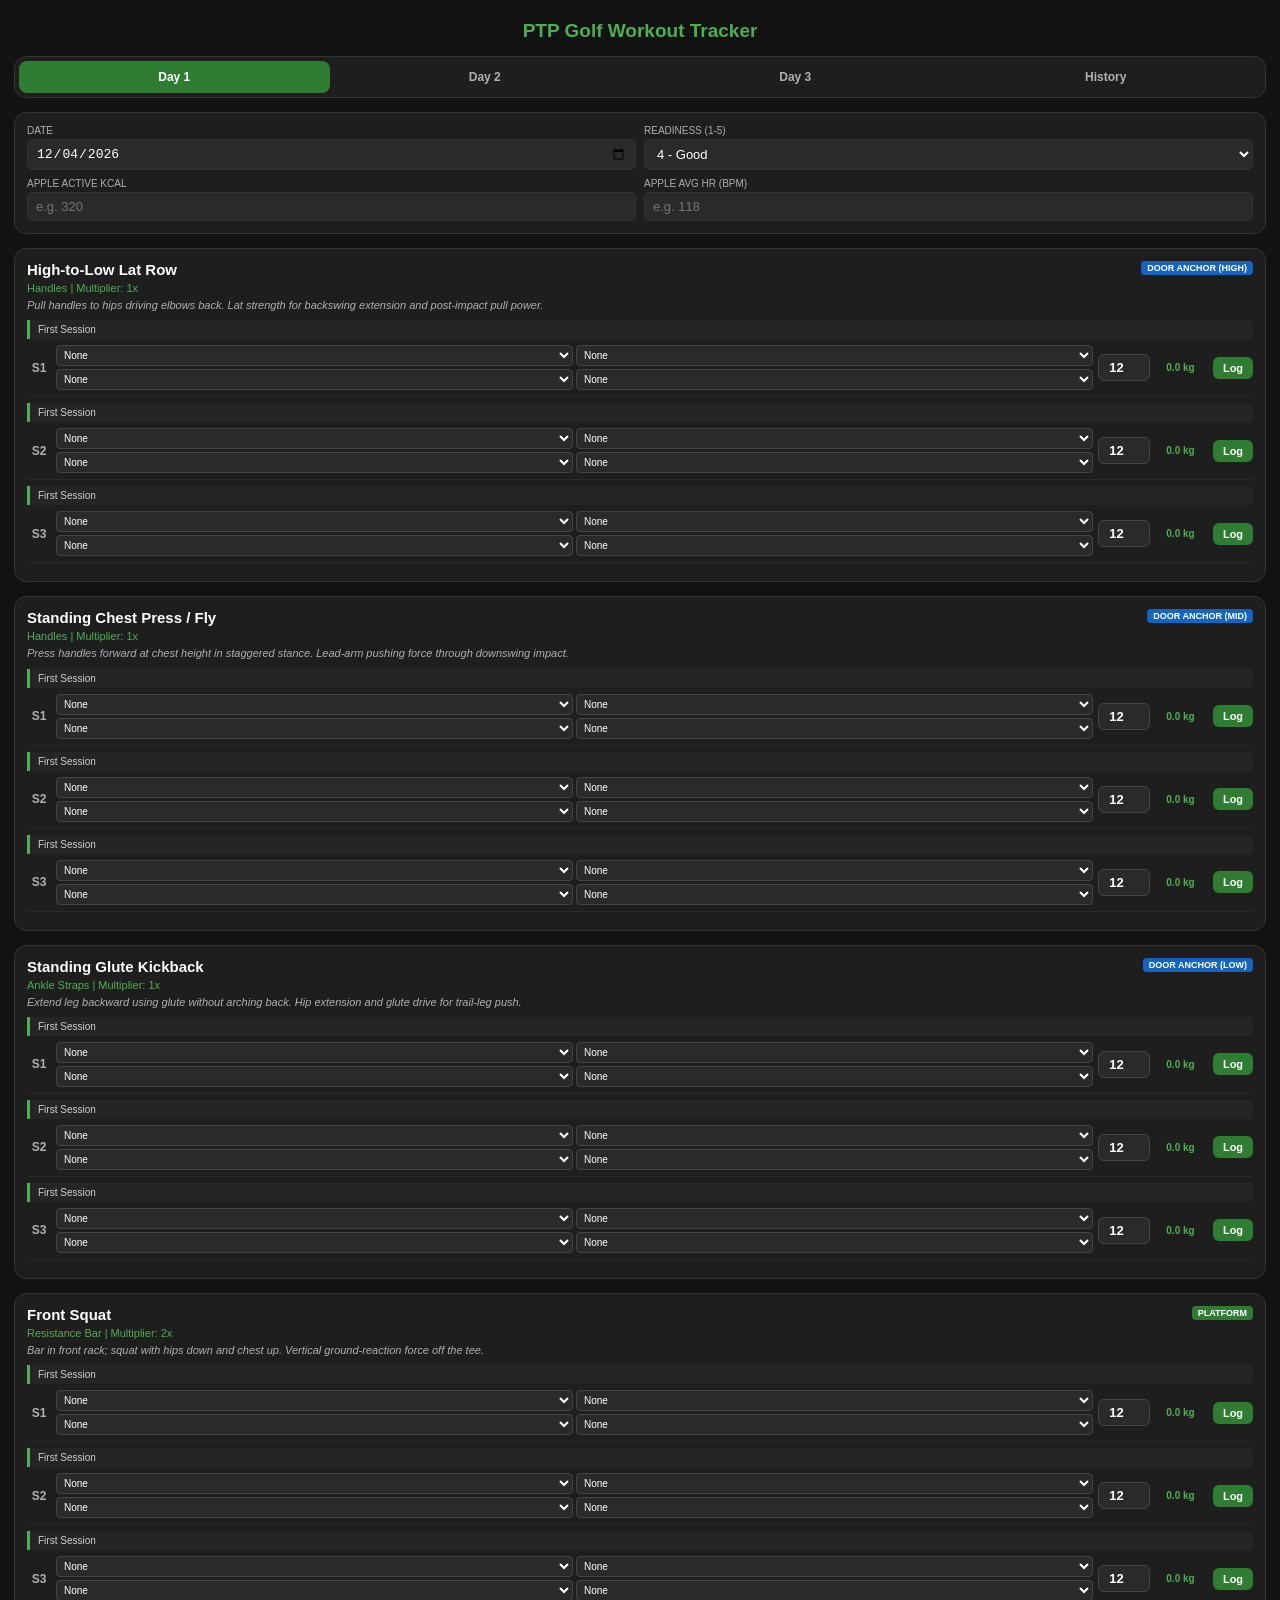
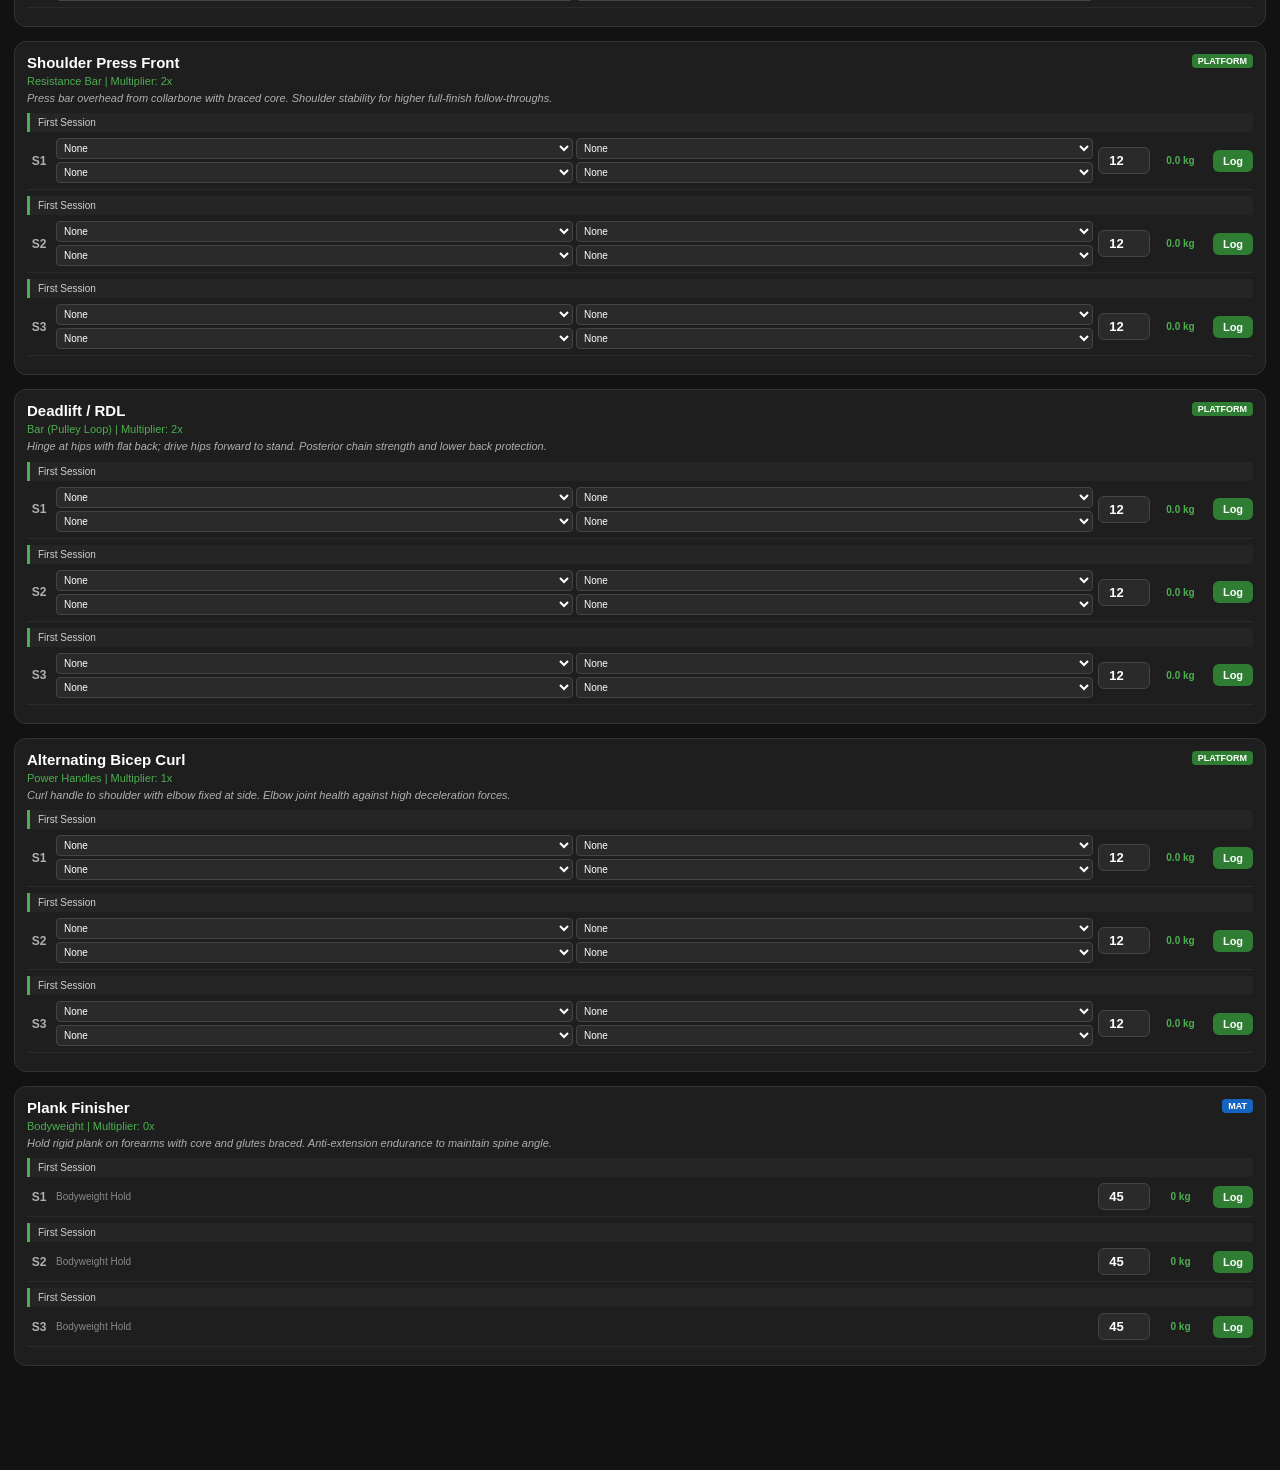
<file: 2026 09 16 Online Exercise Tracker V2.html>
<!DOCTYPE html>
<html lang="en">
<head>
<meta charset="UTF-8">
<meta name="viewport" content="width=device-width, initial-scale=1.0, user-scalable=no">
<meta name="apple-mobile-web-app-capable" content="yes">
<meta name="apple-mobile-web-app-status-bar-style" content="black-translucent">
<meta name="apple-mobile-web-app-title" content="PTP Golf Workout">
<title>PTP Golf Workout Tracker</title>
<style>
  :root {
    --bg-color: #121212;
    --card-bg: #1e1e1e;
    --accent: #2e7d32;
    --accent-light: #4caf50;
    --text-main: #ffffff;
    --text-sub: #b0b0b0;
    --border: #333333;
  }

  body {
    font-family: -apple-system, BlinkMacSystemFont, "Segoe UI", Roboto, Helvetica, Arial, sans-serif;
    background-color: var(--bg-color);
    color: var(--text-main);
    margin: 0;
    padding: 14px;
    padding-bottom: 90px;
    -webkit-tap-highlight-color: transparent;
  }

  h1 {
    font-size: 19px;
    text-align: center;
    color: var(--accent-light);
    margin-top: 6px;
    margin-bottom: 14px;
  }

  .nav-tabs {
    display: flex;
    justify-content: space-between;
    background: var(--card-bg);
    padding: 4px;
    border-radius: 12px;
    margin-bottom: 14px;
    border: 1px solid var(--border);
  }

  .nav-btn {
    flex: 1;
    padding: 9px 2px;
    border: none;
    background: transparent;
    color: var(--text-sub);
    font-weight: 600;
    font-size: 12px;
    border-radius: 8px;
  }

  .nav-btn.active {
    background: var(--accent);
    color: white;
  }

  .session-meta {
    background: var(--card-bg);
    padding: 12px;
    border-radius: 12px;
    margin-bottom: 14px;
    border: 1px solid var(--border);
    display: grid;
    grid-template-columns: 1fr 1fr;
    gap: 8px;
  }

  .input-group {
    display: flex;
    flex-direction: column;
  }

  .input-group label {
    font-size: 10px;
    color: var(--text-sub);
    margin-bottom: 3px;
    text-transform: uppercase;
  }

  .input-group input, .input-group select {
    background: #2a2a2a;
    border: 1px solid var(--border);
    color: white;
    padding: 6px 8px;
    border-radius: 6px;
    font-size: 13px;
  }

  .exercise-card {
    background: var(--card-bg);
    border-radius: 12px;
    padding: 12px;
    margin-bottom: 14px;
    border: 1px solid var(--border);
  }

  .ex-header {
    display: flex;
    justify-content: space-between;
    align-items: flex-start;
    margin-bottom: 4px;
  }

  .ex-title {
    font-size: 15px;
    font-weight: 700;
    color: white;
  }

  .ex-badge {
    font-size: 9px;
    padding: 2px 6px;
    border-radius: 4px;
    font-weight: 600;
    text-transform: uppercase;
  }

  .badge-door { background: #1565c0; color: white; }
  .badge-platform { background: #2e7d32; color: white; }

  .ex-meta {
    font-size: 11px;
    color: var(--accent-light);
    margin-bottom: 4px;
  }

  .ex-desc {
    font-size: 11px;
    color: var(--text-sub);
    font-style: italic;
    margin-bottom: 8px;
    line-height: 1.3;
  }

  .last-time-box {
    background: #252525;
    border-left: 3px solid var(--accent-light);
    padding: 4px 8px;
    font-size: 10px;
    color: #d0d0d0;
    border-radius: 0 4px 4px 0;
    margin-bottom: 6px;
  }

  .set-row {
    display: grid;
    grid-template-columns: 24px 1fr 50px 55px 40px;
    gap: 5px;
    align-items: center;
    margin-bottom: 6px;
    padding-bottom: 6px;
    border-bottom: 1px solid #2a2a2a;
  }

  .set-num {
    font-weight: bold;
    font-size: 12px;
    color: var(--text-sub);
    text-align: center;
  }

  .band-grid {
    display: grid;
    grid-template-columns: 1fr 1fr;
    gap: 3px;
  }

  .band-grid select {
    background: #2a2a2a;
    border: 1px solid #444;
    color: white;
    font-size: 10px;
    padding: 3px;
    border-radius: 4px;
  }

  .reps-input input {
    width: 100%;
    background: #2a2a2a;
    border: 1px solid #444;
    color: white;
    text-align: center;
    padding: 5px 0;
    border-radius: 6px;
    font-size: 13px;
    font-weight: 600;
  }

  .calc-weight {
    font-size: 10px;
    font-weight: 700;
    color: var(--accent-light);
    text-align: center;
  }

  .log-btn {
    background: var(--accent);
    color: white;
    border: none;
    padding: 5px 0;
    border-radius: 6px;
    font-weight: bold;
    font-size: 11px;
  }

  .log-btn.logged {
    background: #444;
    color: #888;
  }

  /* History Tab Styles */
  .history-card {
    background: var(--card-bg);
    border-radius: 10px;
    padding: 12px;
    margin-bottom: 10px;
    border: 1px solid var(--border);
  }

  .history-header {
    display: flex;
    justify-content: space-between;
    font-weight: bold;
    font-size: 13px;
    color: var(--accent-light);
    margin-bottom: 6px;
  }

  .history-item {
    font-size: 11px;
    color: #ccc;
    padding: 3px 0;
    border-bottom: 1px solid #2a2a2a;
  }

  /* Timer Bar */
  .timer-banner {
    position: fixed;
    bottom: 0;
    left: 0;
    right: 0;
    background: #1b5e20;
    color: white;
    padding: 10px 14px;
    display: flex;
    justify-content: space-between;
    align-items: center;
    box-shadow: 0 -4px 12px rgba(0,0,0,0.5);
    z-index: 1000;
  }

  .timer-text {
    font-weight: bold;
    font-size: 13px;
  }

  .timer-controls button {
    background: white;
    color: #1b5e20;
    border: none;
    padding: 5px 10px;
    border-radius: 6px;
    font-weight: bold;
    font-size: 11px;
    margin-left: 4px;
  }

  .export-btn {
    width: 100%;
    background: #333;
    color: white;
    border: 1px solid var(--border);
    padding: 10px;
    border-radius: 8px;
    font-weight: bold;
    font-size: 13px;
    margin-top: 14px;
  }
</style>
</head>
<body>

<h1>PTP Golf Workout Tracker</h1>

<div class="nav-tabs">
  <button class="nav-btn active" id="btn-day1" onclick="switchTab('Day 1')">Day 1</button>
  <button class="nav-btn" id="btn-day2" onclick="switchTab('Day 2')">Day 2</button>
  <button class="nav-btn" id="btn-day3" onclick="switchTab('Day 3')">Day 3</button>
  <button class="nav-btn" id="btn-history" onclick="switchTab('History')">History</button>
</div>

<div id="workout-view">
  <div class="session-meta">
    <div class="input-group">
      <label>Date</label>
      <input type="date" id="session-date">
    </div>
    <div class="input-group">
      <label>Readiness (1-5)</label>
      <select id="session-readiness">
        <option value="5">5 - Peak Energy</option>
        <option value="4" selected>4 - Good</option>
        <option value="3">3 - Moderate</option>
        <option value="2">2 - Low Energy</option>
        <option value="1">1 - Fatigued</option>
      </select>
    </div>
    <div class="input-group">
      <label>Apple Active kcal</label>
      <input type="number" id="apple-kcal" placeholder="e.g. 320">
    </div>
    <div class="input-group">
      <label>Apple Avg HR (BPM)</label>
      <input type="number" id="apple-hr" placeholder="e.g. 118">
    </div>
  </div>

  <div id="exercise-container"></div>
</div>

<div id="history-view" style="display:none;">
  <div id="history-container"></div>
  <button class="export-btn" onclick="exportCSV()">Export All History to CSV</button>
</div>

<div class="timer-banner" id="timer-banner" style="display:none;">
  <span class="timer-text" id="timer-display">Rest Timer: 30s</span>
  <div class="timer-controls">
    <button onclick="addTimerTime(30)">+30s</button>
    <button onclick="stopTimer()">Dismiss</button>
  </div>
</div>

<script>
const BANDS = {
  "None": 0.0,
  "Pink": 2.2,
  "Lime": 5.5,
  "Green": 7.5,
  "Orange": 12.4,
  "Blue": 14.9,
  "Black": 22.4
};

const EXERCISES = {
  "Day 1": [
    { name: "High-to-Low Lat Row", setup: "Door Anchor (High)", attachment: "Handles", mult: 1.0, zone: "door", desc: "Pull handles to hips driving elbows back. Lat strength for backswing extension and post-impact pull power." },
    { name: "Standing Chest Press / Fly", setup: "Door Anchor (Mid)", attachment: "Handles", mult: 1.0, zone: "door", desc: "Press handles forward at chest height in staggered stance. Lead-arm pushing force through downswing impact." },
    { name: "Standing Glute Kickback", setup: "Door Anchor (Low)", attachment: "Ankle Straps", mult: 1.0, zone: "door", desc: "Extend leg backward using glute without arching back. Hip extension and glute drive for trail-leg push." },
    { name: "Front Squat", setup: "Platform", attachment: "Resistance Bar", mult: 2.0, zone: "platform", desc: "Bar in front rack; squat with hips down and chest up. Vertical ground-reaction force off the tee." },
    { name: "Shoulder Press Front", setup: "Platform", attachment: "Resistance Bar", mult: 2.0, zone: "platform", desc: "Press bar overhead from collarbone with braced core. Shoulder stability for higher full-finish follow-throughs." },
    { name: "Deadlift / RDL", setup: "Platform", attachment: "Bar (Pulley Loop)", mult: 2.0, zone: "platform", desc: "Hinge at hips with flat back; drive hips forward to stand. Posterior chain strength and lower back protection." },
    { name: "Alternating Bicep Curl", setup: "Platform", attachment: "Power Handles", mult: 1.0, zone: "platform", desc: "Curl handle to shoulder with elbow fixed at side. Elbow joint health against high deceleration forces." },
    { name: "Plank Finisher", setup: "Mat", attachment: "Bodyweight", mult: 0.0, zone: "door", isPlank: true, desc: "Hold rigid plank on forearms with core and glutes braced. Anti-extension endurance to maintain spine angle." }
  ],
  "Day 2": [
    { name: "Wide Rear Delt Row", setup: "Door Anchor (Mid)", attachment: "Handles", mult: 1.0, zone: "door", desc: "Uncrossed bands; pull elbows wide at shoulder height. Posture correction and upper back stability in turn." },
    { name: "Alternating Crossover Punch", setup: "Door Anchor (Mid)", attachment: "Handles", mult: 1.0, zone: "door", desc: "Athletic stance; punch across with hip pivot. Rotational core power and hip-to-shoulder separation." },
    { name: "Overhead Tricep Extension", setup: "Door Anchor (High)", attachment: "Handles", mult: 1.0, zone: "door", desc: "Extend arms forward/up while keeping upper arms fixed. Lead-arm triceps strength for wide swing arc." },
    { name: "Back Squat", setup: "Platform", attachment: "Resistance Bar", mult: 2.0, zone: "platform", desc: "Bar on upper back; squat deep and drive through mid-foot. Quad/hip strength to hold spine angles through 18 holes." },
    { name: "Bent Over Row", setup: "Platform", attachment: "Resistance Bar", mult: 2.0, zone: "platform", desc: "Hinge 45 degrees; pull bar to navel squeezing scapulae. Mid-back endurance needed to hold S-posture." },
    { name: "Conventional Bicep Curl", setup: "Platform", attachment: "Resistance Bar", mult: 2.0, zone: "platform", desc: "Underhand grip; curl bar to chest keeping elbows pinned. Forearm/flexor power for controlled face angle." },
    { name: "Lateral Raise / Front Raise", setup: "Platform", attachment: "Power Handles", mult: 1.0, zone: "platform", desc: "Raise handles to side up to shoulder level. Delt strength to control club path and absorb torque." },
    { name: "Plank Finisher", setup: "Mat", attachment: "Bodyweight", mult: 0.0, zone: "door", isPlank: true, desc: "Hold rigid plank on forearms with core and glutes braced. Anti-extension endurance to maintain spine angle." }
  ],
  "Day 3": [
    { name: "Standing Hip Abduction", setup: "Door Anchor (Low)", attachment: "Ankle Straps", mult: 1.0, zone: "door", desc: "Raise outer leg sideways away from body. Gluteus medius activation for backswing weight shift." },
    { name: "Thruster (Squat to Press)", setup: "Platform", attachment: "Resistance Bar", mult: 2.0, zone: "platform", desc: "Front squat directly into overhead press in one movement. Lower-to-upper body dynamic power transmission." },
    { name: "Good Morning", setup: "Platform", attachment: "Resistance Bar", mult: 2.0, zone: "platform", desc: "Bar on traps; hinge forward at hips with knees soft. Lumbar/hamstring resilience against rotational shear." },
    { name: "Back Squat to Calf Lift", setup: "Platform", attachment: "Resistance Bar", mult: 2.0, zone: "platform", desc: "Back squat into explosive heel raise on toes at top. Ankle power and triple-extension downswing drive." },
    { name: "Wide Grip Bicep Curl", setup: "Platform", attachment: "Resistance Bar", mult: 2.0, zone: "platform", desc: "Wide underhand grip; curl bar upward to chest. Fortifies inner bicep head and trail-arm control." },
    { name: "Bent Over Crossover Lat Raise", setup: "Platform", attachment: "Power Handles", mult: 1.0, zone: "platform", desc: "Hinge forward with handles crossed at base; raise arms wide. Rear delt/rhomboid strength to preserve swing width." },
    { name: "Single Arm / Arnold Press", setup: "Platform", attachment: "Power Handles", mult: 1.0, zone: "platform", desc: "Press handle overhead while rotating palm inward to forward. Corrects left/right imbalances for balanced swing torque." },
    { name: "Plank Finisher", setup: "Mat", attachment: "Bodyweight", mult: 0.0, zone: "door", isPlank: true, desc: "Hold rigid plank on forearms with core and glutes braced. Anti-extension endurance to maintain spine angle." }
  ]
};

let currentTab = "Day 1";
let restTimer = null;
let timerSeconds = 0;

document.getElementById('session-date').value = new Date().toISOString().split('T')[0];

function switchTab(tab) {
  currentTab = tab;
  document.querySelectorAll('.nav-btn').forEach(btn => btn.classList.remove('active'));
  
  if (tab === 'History') {
    document.getElementById('btn-history').classList.add('active');
    document.getElementById('workout-view').style.display = 'none';
    document.getElementById('history-view').style.display = 'block';
    renderHistory();
  } else {
    document.getElementById(`btn-${tab.toLowerCase().replace(' ', '')}`).classList.add('active');
    document.getElementById('workout-view').style.display = 'block';
    document.getElementById('history-view').style.display = 'none';
    renderExercises();
  }
}

function getHistory() {
  return JSON.parse(localStorage.getItem('ptp_workout_history') || '[]');
}

function getLastPerformance(exName, setNum) {
  const history = getHistory();
  const lastEntry = [...history].reverse().find(h => h.exercise === exName && h.setNum == setNum);
  if (!lastEntry) return "First Session";
  if (exName === "Plank Finisher") {
    return `Last (${lastEntry.date}): ${lastEntry.reps} secs`;
  }
  const bandsUsed = [lastEntry.b1, lastEntry.b2, lastEntry.b3, lastEntry.b4].filter(b => b && b !== "None").join(" + ");
  return `Last (${lastEntry.date}): ${bandsUsed || 'None'} @ ${lastEntry.reps} reps (${lastEntry.weight}kg)`;
}

function renderExercises() {
  const container = document.getElementById('exercise-container');
  container.innerHTML = '';

  EXERCISES[currentTab].forEach((ex, exIdx) => {
    const card = document.createElement('div');
    card.className = 'exercise-card';
    const badgeClass = ex.zone === 'door' ? 'badge-door' : 'badge-platform';

    let setsHtml = '';
    for (let setNum = 1; setNum <= 3; setNum++) {
      const lastText = getLastPerformance(ex.name, setNum);
      setsHtml += `
        <div class="last-time-box">${lastText}</div>
        <div class="set-row" id="row-${exIdx}-${setNum}">
          <div class="set-num">S${setNum}</div>
          <div class="band-grid">
            ${ex.isPlank ? '<span style="font-size:10px; color:#888; grid-column:span 2;">Bodyweight Hold</span>' : `
              <select onchange="recalcRow(${exIdx}, ${setNum})" id="b1-${exIdx}-${setNum}">${renderBandOptions()}</select>
              <select onchange="recalcRow(${exIdx}, ${setNum})" id="b2-${exIdx}-${setNum}">${renderBandOptions()}</select>
              <select onchange="recalcRow(${exIdx}, ${setNum})" id="b3-${exIdx}-${setNum}">${renderBandOptions()}</select>
              <select onchange="recalcRow(${exIdx}, ${setNum})" id="b4-${exIdx}-${setNum}">${renderBandOptions()}</select>
            `}
          </div>
          <div class="reps-input">
            <input type="number" id="reps-${exIdx}-${setNum}" placeholder="${ex.isPlank ? 'Secs' : 'Reps'}" value="${ex.isPlank ? 45 : 12}">
          </div>
          <div class="calc-weight" id="wt-${exIdx}-${setNum}">${ex.isPlank ? '0 kg' : '0.0 kg'}</div>
          <button class="log-btn" id="btn-${exIdx}-${setNum}" onclick="logSet('${ex.name}', ${exIdx}, ${setNum}, ${ex.mult}, ${ex.isPlank || false})">Log</button>
        </div>
      `;
    }

    card.innerHTML = `
      <div class="ex-header">
        <div class="ex-title">${ex.name}</div>
        <span class="ex-badge ${badgeClass}">${ex.setup}</span>
      </div>
      <div class="ex-meta">${ex.attachment} | Multiplier: ${ex.mult}x</div>
      <div class="ex-desc">${ex.desc}</div>
      ${setsHtml}
    `;

    container.appendChild(card);
    for (let setNum = 1; setNum <= 3; setNum++) {
      if (!ex.isPlank) recalcRow(exIdx, setNum);
    }
  });
}

function renderBandOptions() {
  return Object.keys(BANDS).map(b => `<option value="${b}">${b}</option>`).join('');
}

function recalcRow(exIdx, setNum) {
  const b1 = document.getElementById(`b1-${exIdx}-${setNum}`).value;
  const b2 = document.getElementById(`b2-${exIdx}-${setNum}`).value;
  const b3 = document.getElementById(`b3-${exIdx}-${setNum}`).value;
  const b4 = document.getElementById(`b4-${exIdx}-${setNum}`).value;
  const mult = EXERCISES[currentTab][exIdx].mult;

  const totalWt = (BANDS[b1] + BANDS[b2] + BANDS[b3] + BANDS[b4]) * mult;
  document.getElementById(`wt-${exIdx}-${setNum}`).innerText = totalWt.toFixed(1) + ' kg';
}

function logSet(exName, exIdx, setNum, mult, isPlank) {
  const date = document.getElementById('session-date').value;
  const readiness = document.getElementById('session-readiness').value;
  const kcal = document.getElementById('apple-kcal').value || '';
  const hr = document.getElementById('apple-hr').value || '';
  const reps = document.getElementById(`reps-${exIdx}-${setNum}`).value;

  let b1 = "None", b2 = "None", b3 = "None", b4 = "None", weight = 0;
  if (!isPlank) {
    b1 = document.getElementById(`b1-${exIdx}-${setNum}`).value;
    b2 = document.getElementById(`b2-${exIdx}-${setNum}`).value;
    b3 = document.getElementById(`b3-${exIdx}-${setNum}`).value;
    b4 = document.getElementById(`b4-${exIdx}-${setNum}`).value;
    weight = ((BANDS[b1] + BANDS[b2] + BANDS[b3] + BANDS[b4]) * mult).toFixed(1);
  }

  const logEntry = { date, day: currentTab, readiness, exercise: exName, setNum, b1, b2, b3, b4, reps, weight, kcal, hr };

  const history = getHistory();
  history.push(logEntry);
  localStorage.setItem('ptp_workout_history', JSON.stringify(history));

  const btn = document.getElementById(`btn-${exIdx}-${setNum}`);
  btn.classList.add('logged');
  btn.innerText = '✓';

  startRestTimer(30);
}

function renderHistory() {
  const history = getHistory();
  const container = document.getElementById('history-container');
  if (history.length === 0) {
    container.innerHTML = '<div style="text-align:center; color:#888; margin-top:30px;">No workout history logged yet.</div>';
    return;
  }

  // Group by Date & Workout Day
  const sessions = {};
  history.forEach(h => {
    const key = `${h.date} - ${h.day}`;
    if (!sessions[key]) sessions[key] = [];
    sessions[key].push(h);
  });

  let html = '';
  Object.keys(sessions).reverse().forEach(sessionKey => {
    const sets = sessions[sessionKey];
    let totalVol = 0;
    sets.forEach(s => totalVol += (parseFloat(s.weight) * parseInt(s.reps || 0)));
    const meta = sets[0];

    html += `
      <div class="history-card">
        <div class="history-header">
          <span>${sessionKey}</span>
          <span>Vol: ${totalVol.toFixed(0)} kg</span>
        </div>
        <div style="font-size:10px; color:#888; margin-bottom:8px;">
          Readiness: ${meta.readiness}/5 | ${meta.kcal ? meta.kcal + ' kcal' : ''} ${meta.hr ? '| ' + meta.hr + ' BPM' : ''}
        </div>
    `;

    sets.forEach(s => {
      const bands = [s.b1, s.b2, s.b3, s.b4].filter(b => b && b !== 'None').join('+');
      html += `
        <div class="history-item">
          <b>${s.exercise}</b> (Set ${s.setNum}): ${bands || 'BW'} @ ${s.reps} ${s.exercise === 'Plank Finisher' ? 'secs' : 'reps'} (${s.weight}kg)
        </div>
      `;
    });

    html += `</div>`;
  });

  container.innerHTML = html;
}

function startRestTimer(seconds) {
  clearInterval(restTimer);
  timerSeconds = seconds;
  document.getElementById('timer-banner').style.display = 'flex';
  updateTimerDisplay();

  restTimer = setInterval(() => {
    timerSeconds--;
    updateTimerDisplay();
    if (timerSeconds <= 0) stopTimer();
  }, 1000);
}

function updateTimerDisplay() {
  document.getElementById('timer-display').innerText = `Rest Timer: ${timerSeconds}s`;
}

function addTimerTime(secs) {
  timerSeconds += secs;
  updateTimerDisplay();
}

function stopTimer() {
  clearInterval(restTimer);
  document.getElementById('timer-banner').style.display = 'none';
}

function exportCSV() {
  const history = getHistory();
  if (history.length === 0) return alert("No history logged yet!");

  let csv = "Date,Workout Day,Readiness,Exercise Name,Set #,Band 1,Band 2,Band 3,Band 4,Reps/Secs,Calculated Wt (kg),Apple Active kcal,Apple Avg HR\n";
  history.forEach(h => {
    csv += `${h.date},${h.day},${h.readiness},"${h.exercise}",${h.setNum},${h.b1},${h.b2},${h.b3},${h.b4},${h.reps},${h.weight},${h.kcal},${h.hr}\n`;
  });

  const blob = new Blob([csv], { type: 'text/csv' });
  const url = window.URL.createObjectURL(blob);
  const a = document.createElement('a');
  a.setAttribute('href', url);
  a.setAttribute('download', `PTP_Workout_History_${new Date().toISOString().split('T')[0]}.csv`);
  a.click();
}

renderExercises();
</script>
</body>
</html>
</file>
